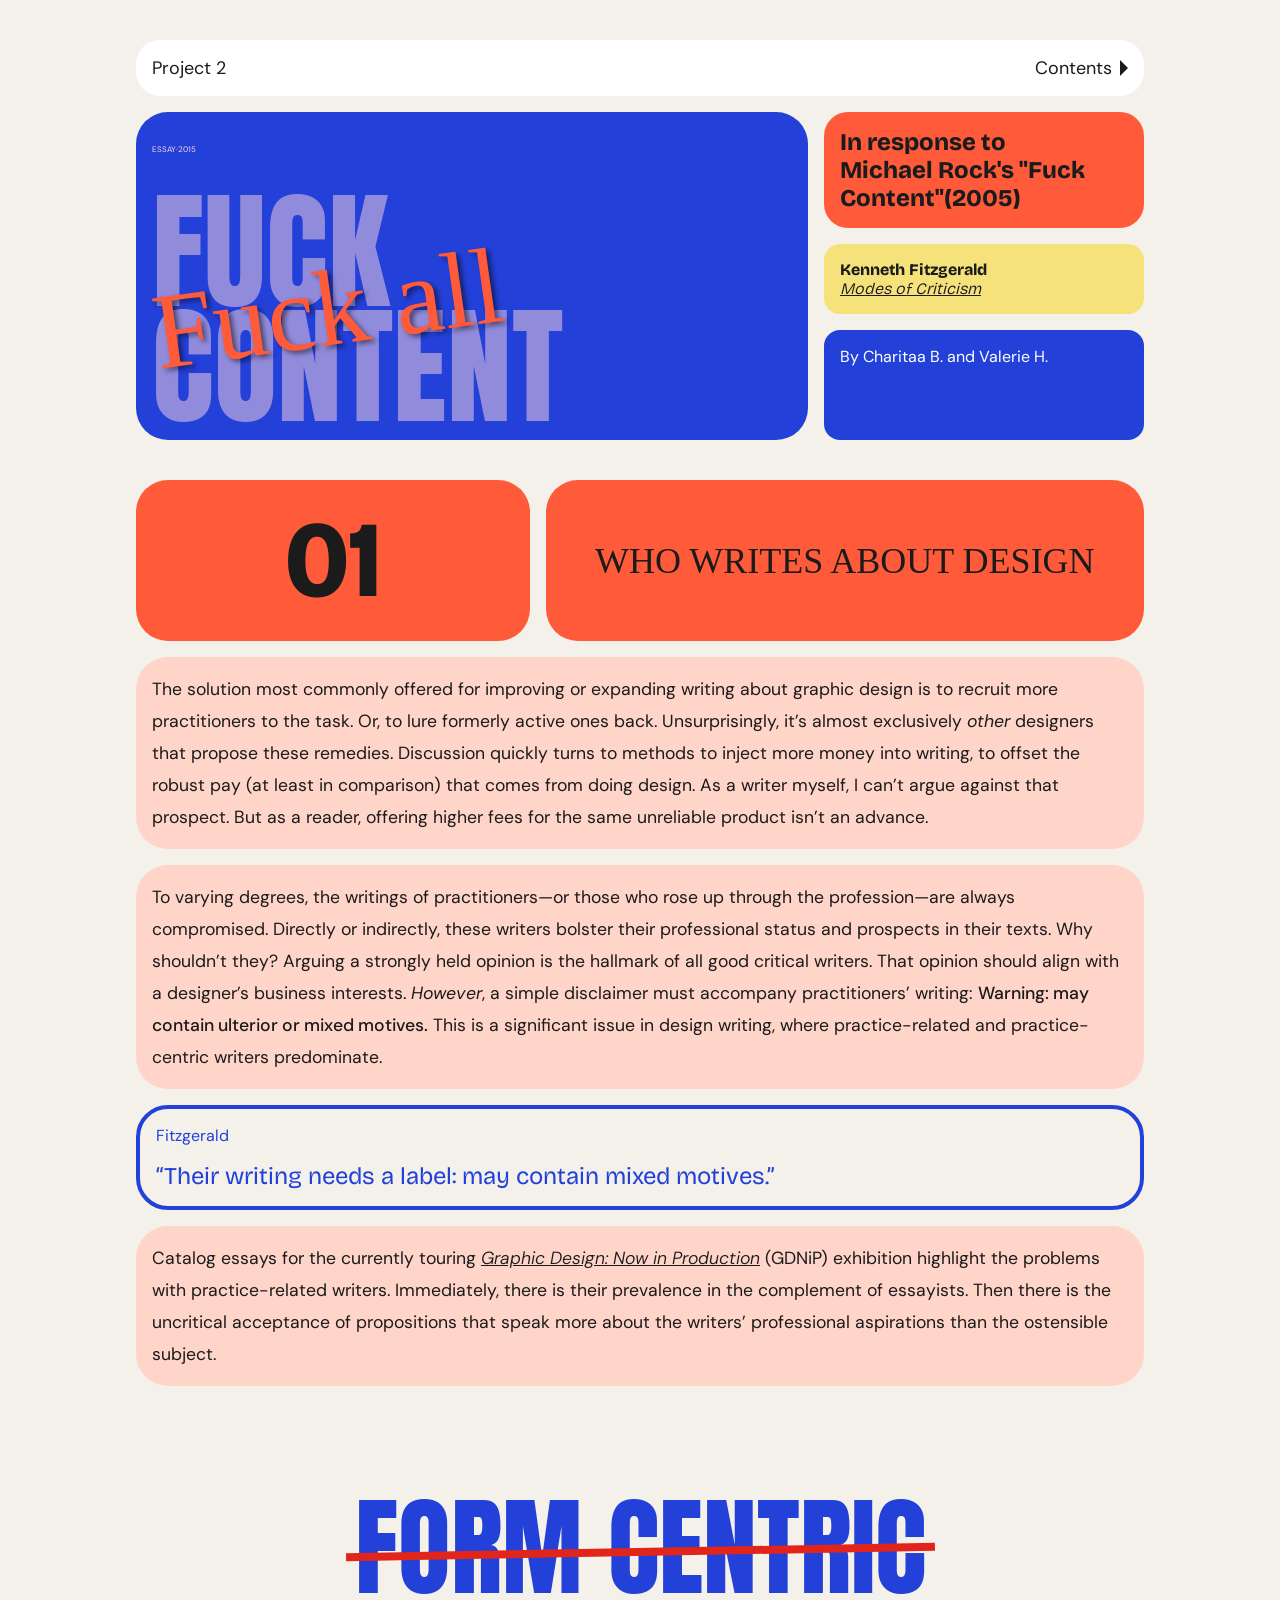
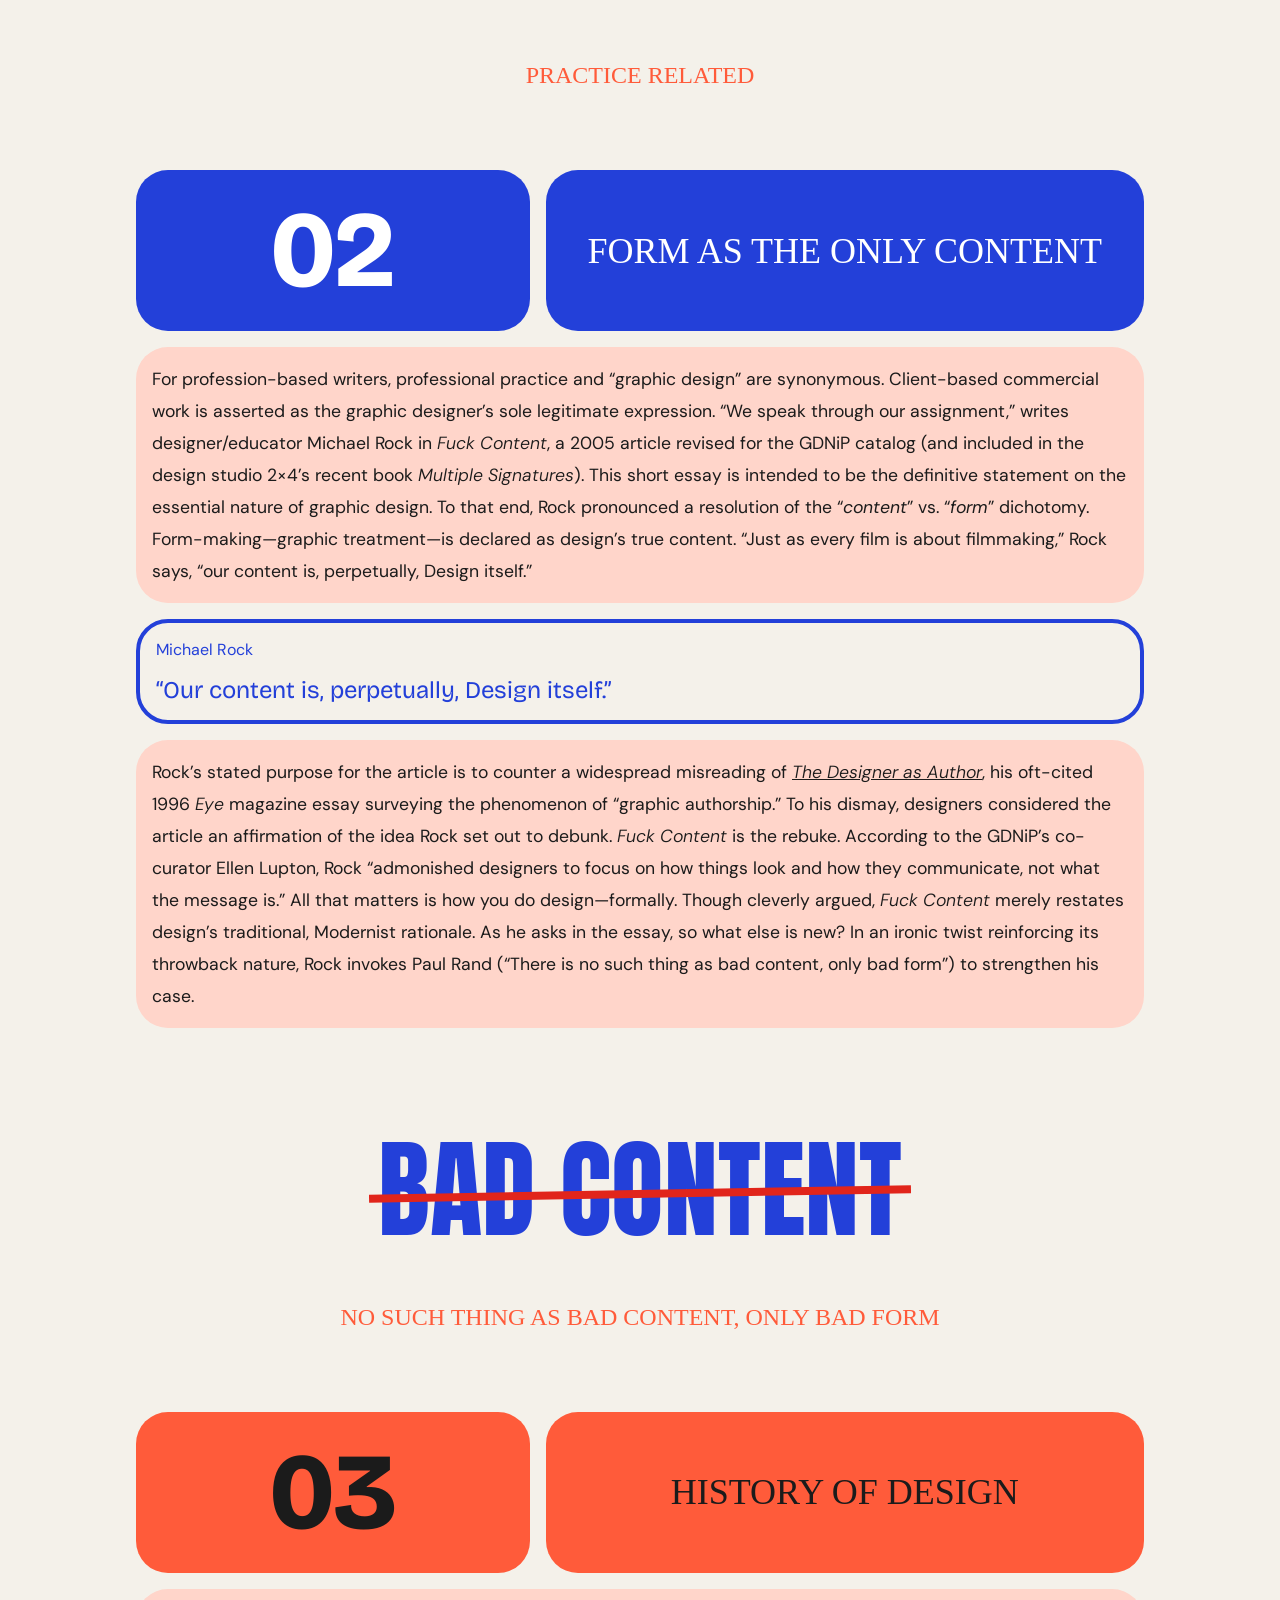
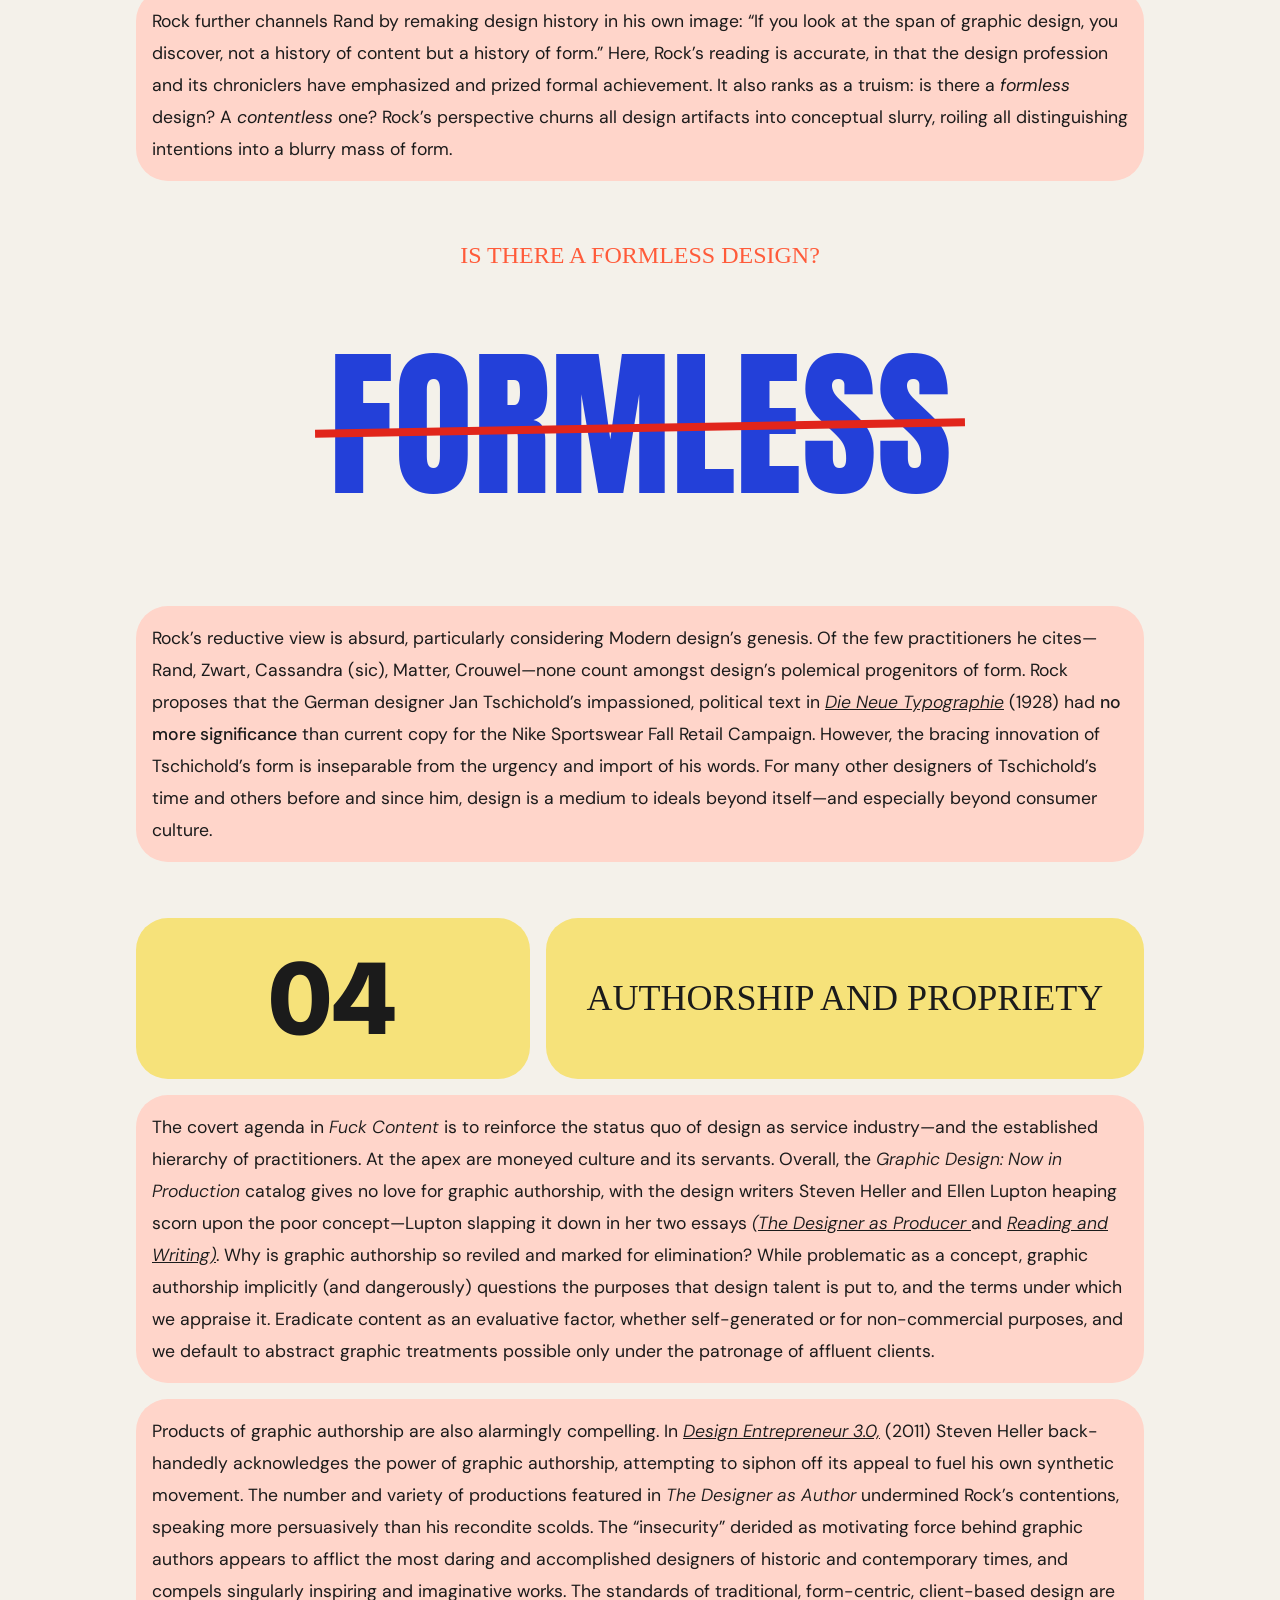
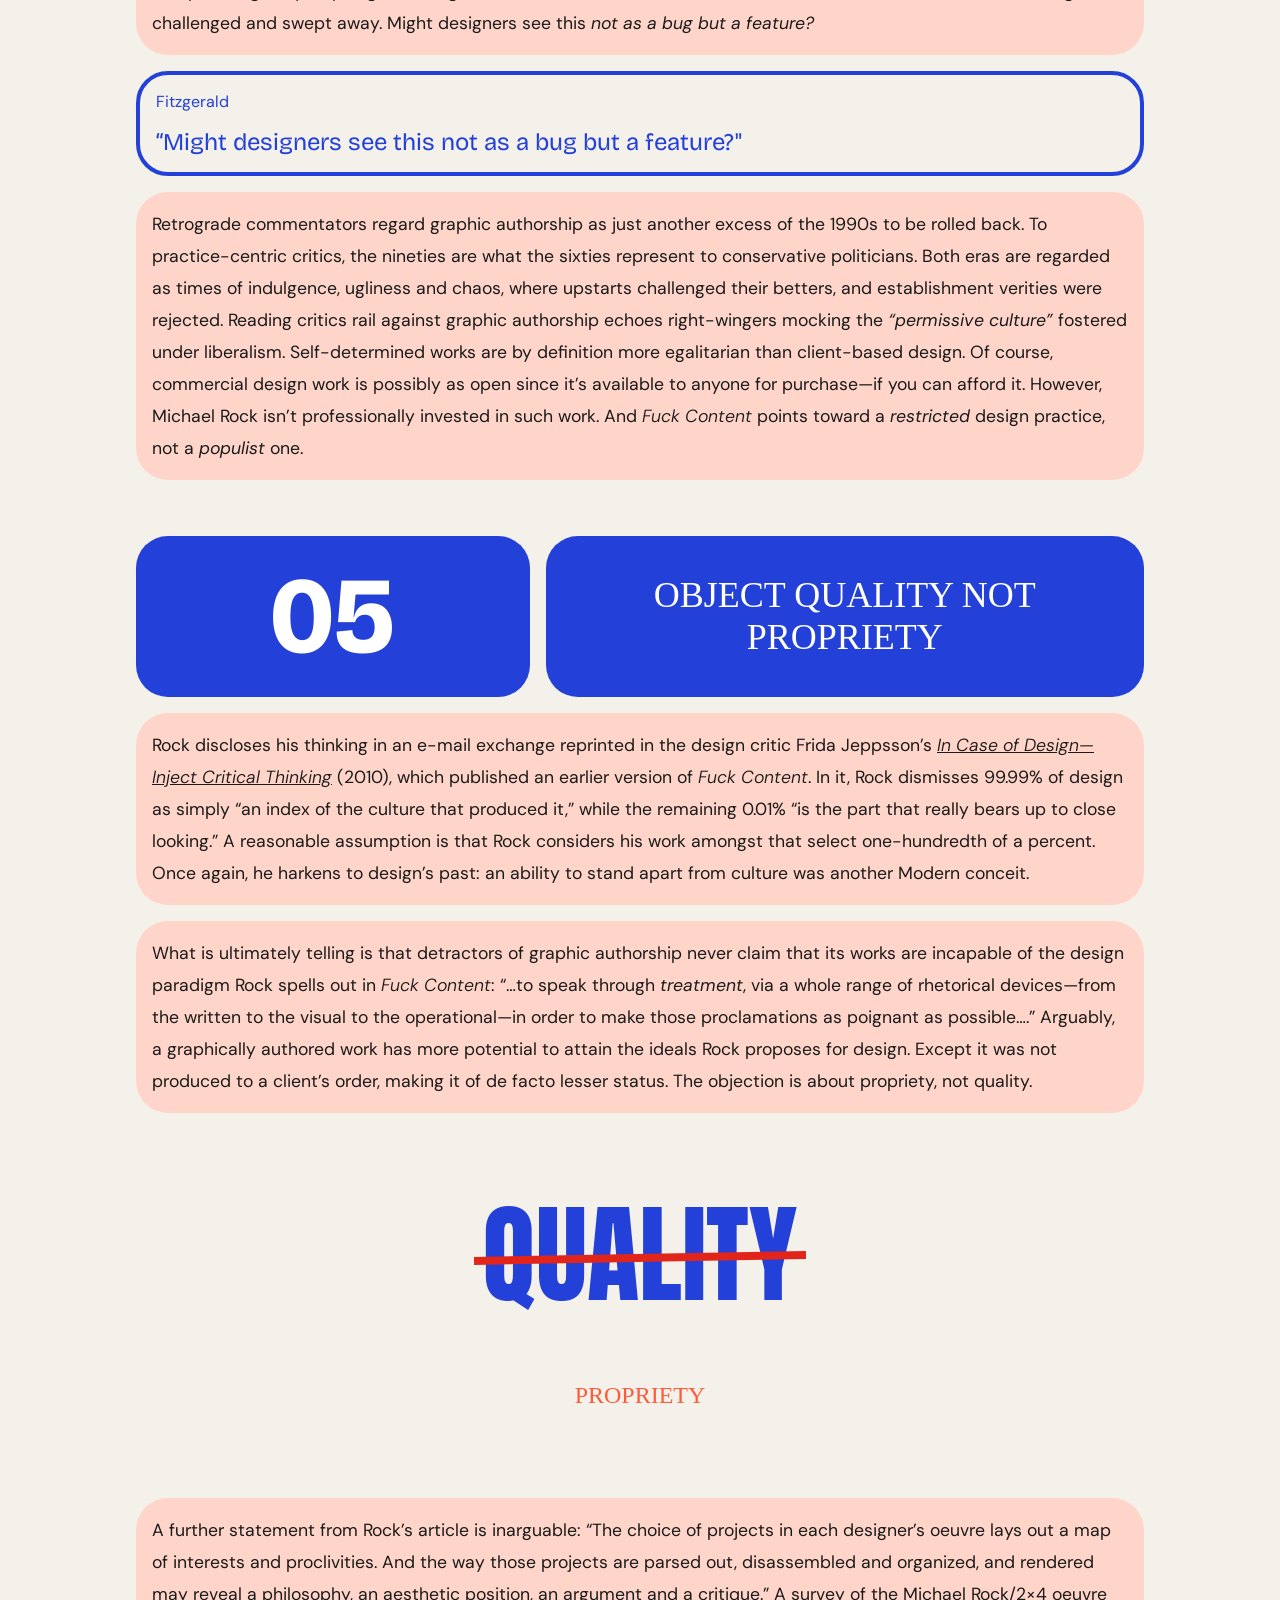
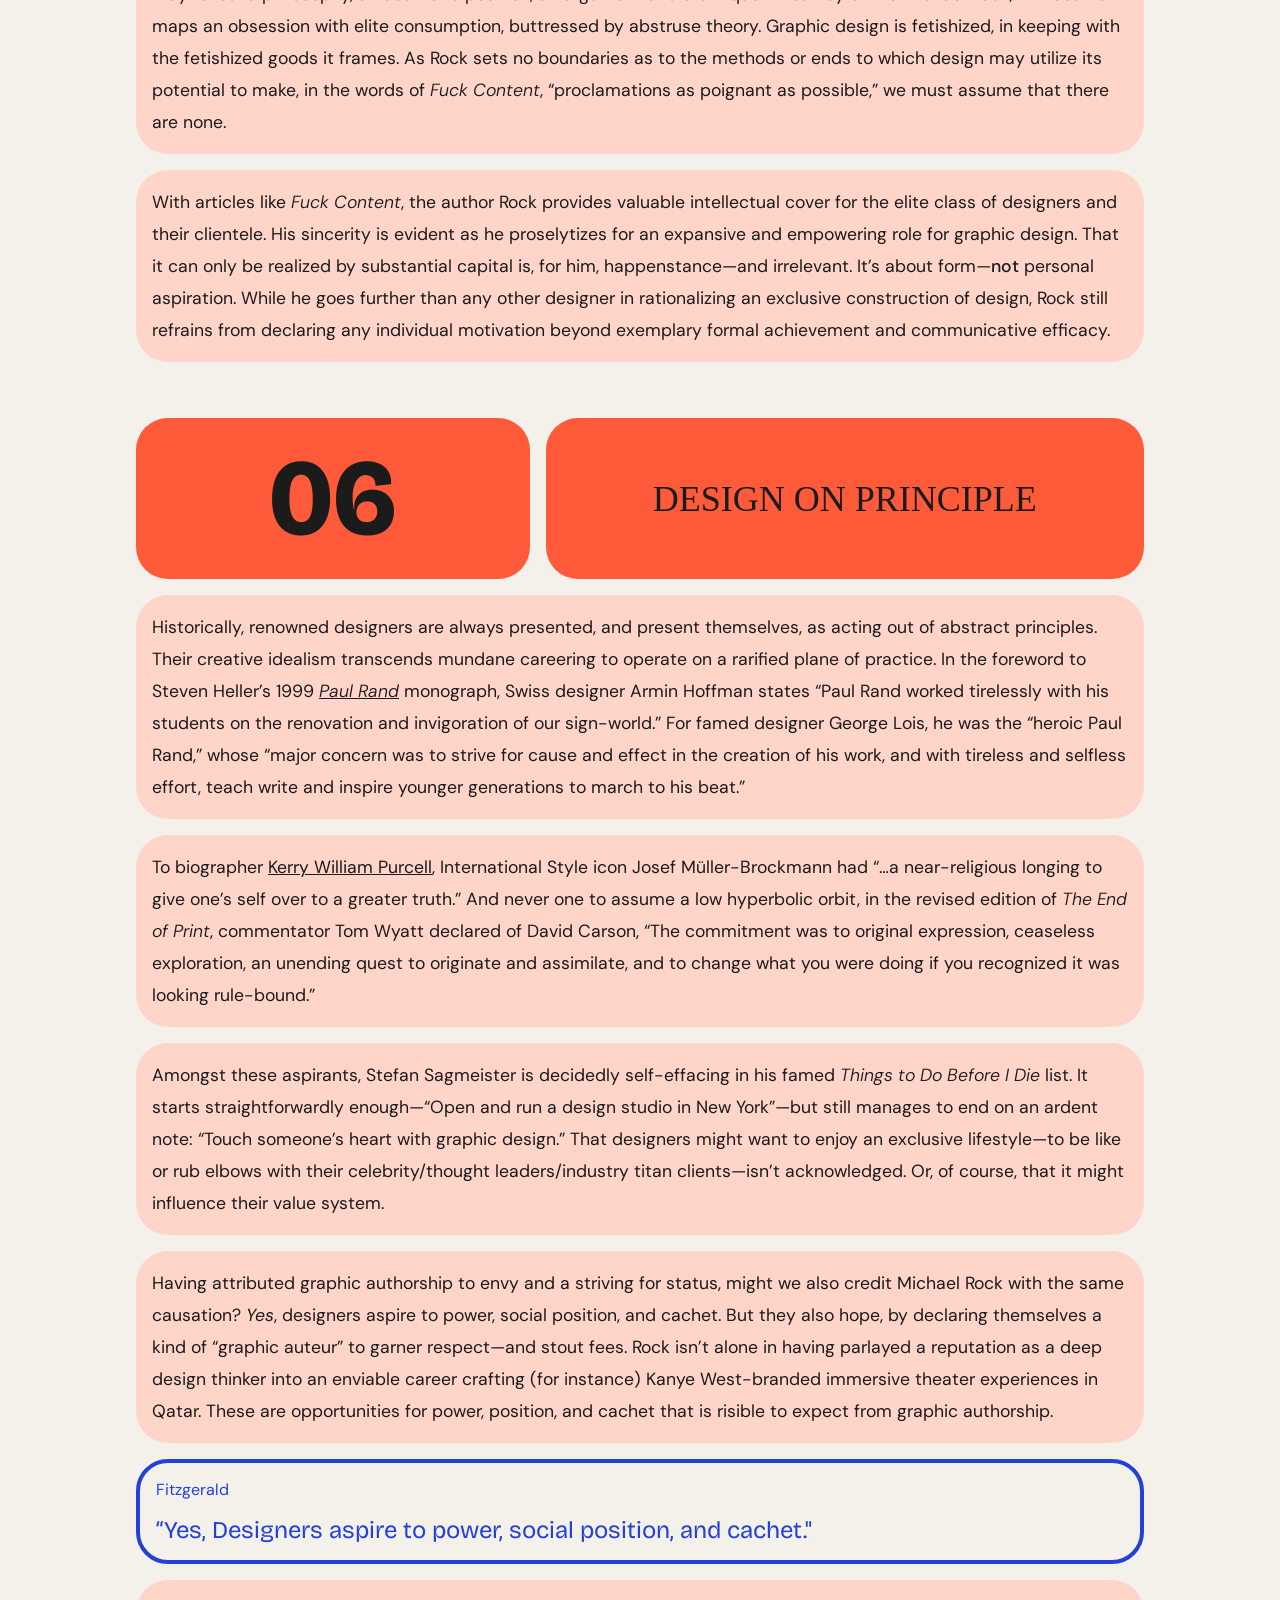
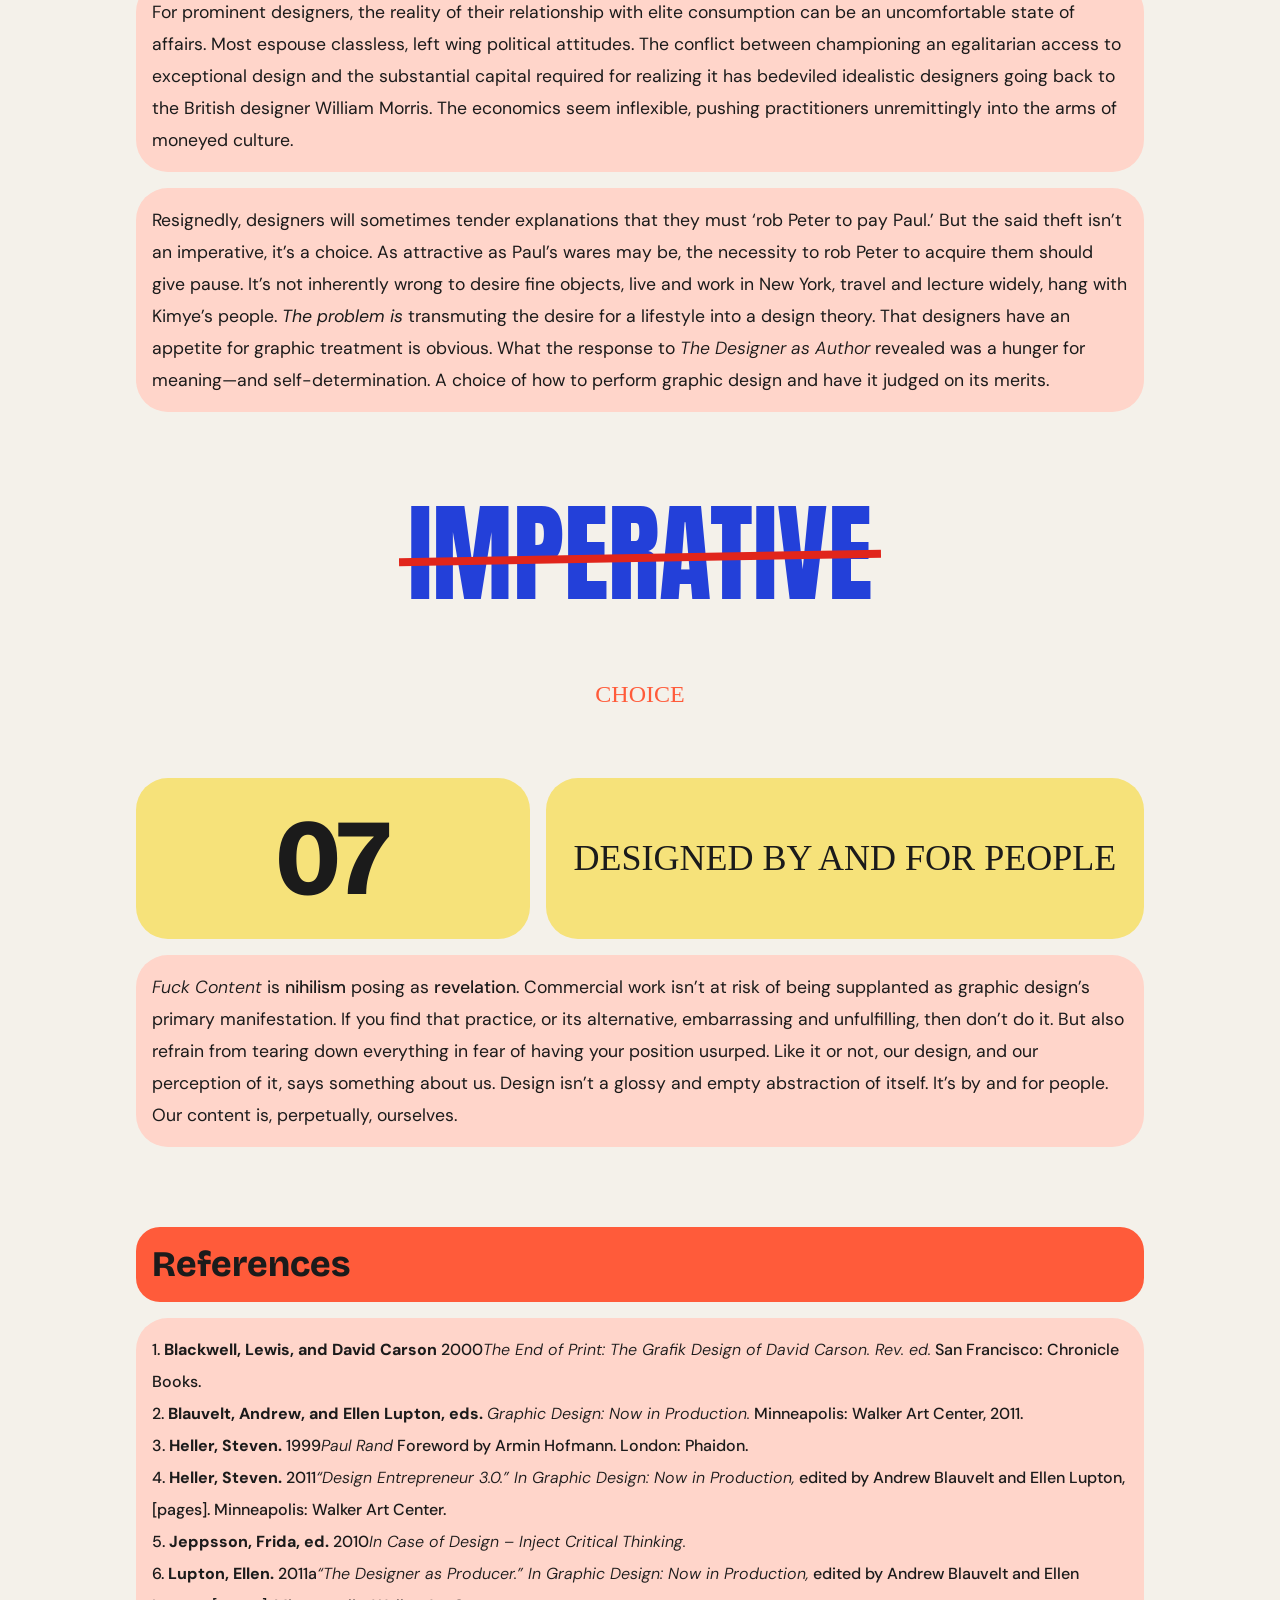
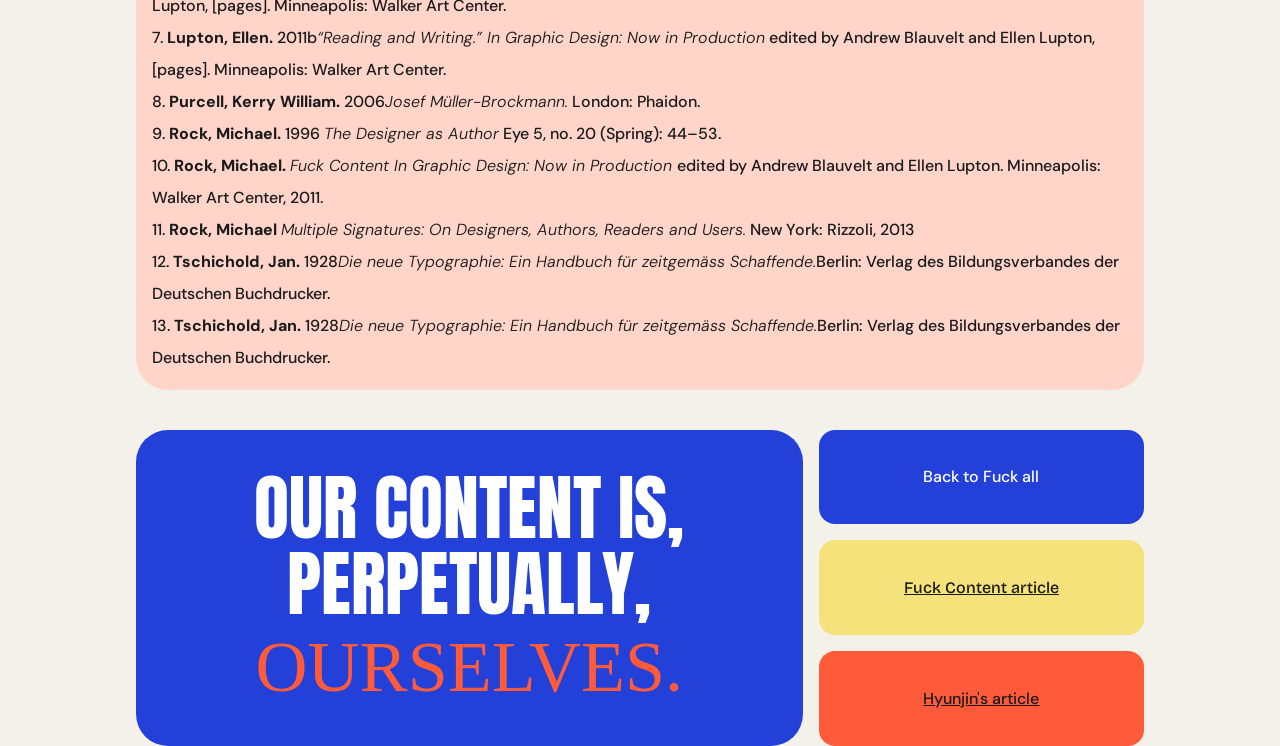
<file: index.html>
<!doctype html>
<html lang="en">
	<head>
		<meta name="viewport" content="width=device-width, initial-scale=1">
		<title>Spread</title>
		<link href="reset.css" rel="stylesheet">
		<link href="style.css" rel="stylesheet">
		<link rel="preconnect" href="https://fonts.googleapis.com">
		<link rel="preconnect" href="https://fonts.gstatic.com" crossorigin>
		<link href="https://fonts.googleapis.com/css2?family=Anton&family=Architects+Daughter&family=Bricolage+Grotesque:opsz,wght@12..96,200..800&family=DM+Sans:ital,opsz,wght@0,9..40,100..1000;1,9..40,100..1000&family=Fjalla+One&family=Kalam:wght@300;400;700&family=Lora:ital,wght@0,400..700;1,400..700&family=Merriweather:ital,opsz,wght@0,18..144,300..900;1,18..144,300..900&family=Montserrat:ital,wght@0,100..900;1,100..900&family=Oswald:wght@200..700&family=Permanent+Marker&family=Playwrite+CU+Guides&family=Raleway:ital,wght@0,100..900;1,100..900&family=Roboto+Condensed:ital,wght@0,100..900;1,100..900&family=Roboto:ital,wght@0,100..900;1,100..900&display=swap" rel="stylesheet">
	</head>
	<body>

		<nav>
			<details>
				<!-- Summary is an always visible and clickable tag that hides everything inside till its been clicked -->
				<!-- project 2 is also clickable. How can we show them in the same row without both being clickable? -->
				<summary>
					<span>Project 2</span>
					<span class="contentslabel">Contents <span class="triangle"></span></span>
				</summary>
				<ol class="tableofcontents">
					<li><a href="#introduction">01. Introduction</a></li>
					<li><a href="#form">02. Form</a></li>
					<li><a href="#content">03. Content</a></li>
					<li><a href="#authorship">04. Authorship</a></li>
					<li><a href="#propriety">05. Propriety</a></li>
					<li><a href="#principles">06. Principles</a></li>
					<li><a href="#conclusion">07. Conclusion</a></li>
				</ol>
			</details>
		</nav>

		<main>
			<header>
				<hgroup class="titleblock">
					<p class="titlelabel">Essay·2015</p>
					<h1>Fuck all</h1>
					<p class="titleback">fuck content</p>
				</hgroup>

				<div class="titlecards">
					<div class="response">
						<p>In response to</p>
						<p>Michael Rock's "Fuck Content"<time datetime="2005">(2005)</time></p>
					</div>

					<div class="authorheading">
						<p>Kenneth Fitzgerald</p>
						<p><a href="https://modesofcriticism.org/category/articles/"><cite>Modes of Criticism</cite></a></p>
					</div>

					<div class="codedby">
						<p>By Charitaa B. and Valerie H.</p>
					</div>
				</div>
			</header>

			<article>
				<section class="essay-subsection orange-header" id="introduction">
					<div class="essay-header">
						<span class="essay-number">01</span>
						<h2 class="essay-subheading">Who writes about design</h2>
					</div>

					<p>The solution most commonly offered for improving or expanding writing about graphic design is to recruit more practitioners to the task. Or, to lure formerly active ones back. Unsurprisingly, it’s almost exclusively <em>other</em> designers that propose these remedies. Discussion quickly turns to methods to inject more money into writing, to offset the robust pay (at least in comparison) that comes from doing design. As a writer myself, I can’t argue against that prospect. But as a reader, offering higher fees for the same unreliable product isn’t an advance.</p>
					<p>To varying degrees, the writings of practitioners—or those who rose up through the profession—are always compromised. Directly or indirectly, these writers bolster their professional status and prospects in their texts. Why shouldn’t they? Arguing a strongly held opinion is the hallmark of all good critical writers. That opinion should align with a designer’s business interests. <em>However</em>, a simple disclaimer must accompany practitioners’ writing: <strong>Warning: may contain ulterior or mixed motives.</strong> This is a significant issue in design writing, where practice-related and practice-centric writers predominate.</p>
					<aside class="pullquote" id="warning">
						<p class="author">Fitzgerald</p>
						<blockquote>“Their writing needs a label: may contain mixed motives.”</blockquote>
					</aside>
					<p>Catalog essays for the currently touring <a href="https://www.walkerart.org/whats-on/graphic-design-now-in-production/"><cite>Graphic Design: Now in Production</cite></a> (GDNiP) exhibition highlight the problems with practice-related writers. Immediately, there is their prevalence in the complement of essayists. Then there is the uncritical acceptance of propositions that speak more about the writers’ professional aspirations than the ostensible subject.</p>
				</section>

				<section class="strikeblock strikeblock--long-ins">
					<p><del>Form Centric</del></p>
					<p><ins>Practice Related</ins></p>
				</section>

				<section class="essay-subsection blue-header" id="form">
					<div class="essay-header">
						<span class="essay-number">02</span>
						<h2 class="essay-subheading">Form as the only content</h2>
					</div>
					<p>For profession-based writers, professional practice and “graphic design” are synonymous. Client-based commercial work is asserted as the graphic designer’s sole legitimate expression. <q>We speak through our assignment,</q> writes designer/educator Michael Rock in <cite>Fuck Content</cite>, a 2005 article revised for the GDNiP catalog (and included in the design studio 2×4’s recent book <cite>Multiple Signatures</cite>). This short essay is intended to be the definitive statement on the essential nature of graphic design. To that end, Rock pronounced a resolution of the “<em>content</em>” vs. “<em>form</em>” dichotomy. Form-making—graphic treatment—is declared as design’s true content. <q>Just as every film is about filmmaking,</q> Rock says, <q>our content is, perpetually, Design itself.</q></p>

					<aside class="pullquote">
						<p class="author">Michael Rock</p>
						<blockquote>“Our content is, perpetually, Design itself.”</blockquote>
					</aside>

					<p>Rock’s stated purpose for the article is to counter a widespread misreading of <a href="https://www.eyemagazine.com/feature/article/the-designer-as-author"><cite>The Designer as Author</cite></a>, his oft-cited 1996 <cite>Eye</cite> magazine essay surveying the phenomenon of “graphic authorship.” To his dismay, designers considered the article an affirmation of the idea Rock set out to debunk. <cite>Fuck Content</cite> is the rebuke. According to the GDNiP’s co-curator Ellen Lupton, Rock <q>admonished designers to focus on how things look and how they communicate, not what the message is.</q> All that matters is how you do design—formally. Though cleverly argued, <cite>Fuck Content</cite> merely restates design’s traditional, Modernist rationale. As he asks in the essay, so what else is new? In an ironic twist reinforcing its throwback nature, Rock invokes Paul Rand (<q>There is no such thing as bad content, only bad form</q>) to strengthen his case.</p>
				</section>

				<section class="strikeblock strikeblock--long-ins">
					<p><del>Bad Content</del></p>
					<p><ins>No such thing as bad content, only bad form</ins></p>
				</section>

				<section class="essay-subsection orange-header" id="content">
					<div class="essay-header">
						<span class="essay-number">03</span>
						<h2 class="essay-subheading">History of Design</h2>
					</div>
					<p>Rock further channels Rand by remaking design history in his own image: <q>If you look at the span of graphic design, you discover, not a history of content but a history of form.</q> Here, Rock’s reading is accurate, in that the design profession and its chroniclers have emphasized and prized formal achievement. It also ranks as a truism: is there a <em>formless</em> design? A <em>contentless</em> one? Rock’s perspective churns all design artifacts into conceptual slurry, roiling all distinguishing intentions into a blurry mass of form.</p>

				<section class="strikeblock strikeblock--one-word strikeblock--long-ins">
						<p><ins>Is there a formless design?</ins></p>
						<p><del>Formless</del></p>
					</section>

					<p>Rock’s reductive view is absurd, particularly considering Modern design’s genesis. Of the few practitioners he cites—Rand, Zwart, Cassandra (sic), Matter, Crouwel—none count amongst design’s polemical progenitors of form. Rock proposes that the German designer Jan Tschichold’s impassioned, political text in <a href="https://www.are.na/block/2728191"><cite>Die Neue Typographie</cite></a> (1928) had <strong>no more significance</strong> than current copy for the Nike Sportswear Fall Retail Campaign. However, the bracing innovation of Tschichold’s form is inseparable from the urgency and import of his words. For many other designers of Tschichold’s time and others before and since him, design is a medium to ideals beyond itself—and especially beyond consumer culture.</p>
				</section>

				<section class="essay-subsection yellow-header" id="authorship">
					<div class="essay-header">
  						<span class="essay-number">04</span>
    					<h2 class="essay-subheading">Authorship and propriety</h2>
  					</div>
					<p>The covert agenda in <cite>Fuck Content</cite> is to reinforce the status quo of design as service industry—and the established hierarchy of practitioners. At the apex are moneyed culture and its servants. Overall, the<cite> Graphic Design: Now in Production</cite> catalog gives no love for graphic authorship, with the design writers Steven Heller and Ellen Lupton heaping scorn upon the poor concept—Lupton slapping it down in her two essays <a href="https://elupton.com/"><cite>(The Designer as Producer </cite></a> and <a href="https://advdesign2014.wordpress.com/wp-content/uploads/2014/10/reading-writing-lupton.pdf"><cite>Reading and Writing)</cite></a>. Why is graphic authorship so reviled and marked for elimination? While problematic as a concept, graphic authorship implicitly (and dangerously) questions the purposes that design talent is put to, and the terms under which we appraise it. Eradicate content as an evaluative factor, whether self-generated or for non-commercial purposes, and we default to abstract graphic treatments possible only under the patronage of affluent clients.</p>

					<p>Products of graphic authorship are also alarmingly compelling. In <a href="https://cfp13.johncaserta.info/uploads/heller.pdf"><cite>Design Entrepreneur 3.0,</cite></a> (2011) Steven Heller back-handedly acknowledges the power of graphic authorship, attempting to siphon off its appeal to fuel his own synthetic movement. The number and variety of productions featured in <cite>The Designer as Author</cite> undermined Rock’s contentions, speaking more persuasively than his recondite scolds. The “insecurity” derided as motivating force behind graphic authors appears to afflict the most daring and accomplished designers of historic and contemporary times, and compels singularly inspiring and imaginative works. The standards of traditional, form-centric, client-based design are challenged and swept away. Might designers see this <em>not as a bug but a feature?</em></p>


					<aside class="pullquote">
						<p class="author">Fitzgerald</p>
						<blockquote>“Might designers see this not as a bug but a feature?"</blockquote>
					</aside>

					<p>Retrograde commentators regard graphic authorship as just another excess of the 1990s to be rolled back. To practice-centric critics, the nineties are what the sixties represent to conservative politicians. Both eras are regarded as times of indulgence, ugliness and chaos, where upstarts challenged their betters, and establishment verities were rejected. Reading critics rail against graphic authorship echoes right-wingers mocking the <em>“permissive culture”</em> fostered under liberalism. Self-determined works are by definition more egalitarian than client-based design. Of course, commercial design work is possibly as open since it’s available to anyone for purchase—if you can afford it. However, Michael Rock isn’t professionally invested in such work. And <cite>Fuck Content</cite> points toward a <em>restricted</em> design practice, not a <em>populist</em> one.</p>
				</section>

				<section class="essay-subsection blue-header" id="propriety">
					<div class="essay-header">
						<span class="essay-number">05</span>
						<h2 class="essay-subheading">Object quality not propriety</h2>
					</div>
					<p>Rock discloses his thinking in an e-mail exchange reprinted in the design critic Frida Jeppsson’s <a href="https://www.fridajeppsson.se/index.php?/ongoing/content/"><cite>In Case of Design—Inject Critical Thinking</cite></a> (2010), which published an earlier version of <cite>Fuck Content</cite>. In it, Rock dismisses 99.99% of design as simply <q>an index of the culture that produced it,</q> while the remaining 0.01% <q>is the part that really bears up to close looking.</q> A reasonable assumption is that Rock considers his work amongst that select one-hundredth of a percent. Once again, he harkens to design’s past: an ability to stand apart from culture was another Modern conceit.</p>
					<p>What is ultimately telling is that detractors of graphic authorship never claim that its works are incapable of the design paradigm Rock spells out in <cite>Fuck Content</cite>: <q>…to speak through <em>treatment</em>, via a whole range of rhetorical devices—from the written to the visual to the operational—in order to make those proclamations as poignant as possible….</q> Arguably, a graphically authored work has more potential to attain the ideals Rock proposes for design. Except it was not produced to a client’s order, making it of de facto lesser status. The objection is about propriety, not quality.</p>

				<section class="strikeblock">
					<p><del>Quality</del></p>
					<p><ins>Propriety</ins></p></section>

					<p>A further statement from Rock’s article is inarguable: <q>The choice of projects in each designer’s oeuvre lays out a map of interests and proclivities. And the way those projects are parsed out, disassembled and organized, and rendered may reveal a philosophy, an aesthetic position, an argument and a critique.</q> A survey of the Michael Rock/2×4 oeuvre maps an obsession with elite consumption, buttressed by abstruse theory. Graphic design is fetishized, in keeping with the fetishized goods it frames. As Rock sets no boundaries as to the methods or ends to which design may utilize its potential to make, in the words of <cite>Fuck Content</cite>, <q>proclamations as poignant as possible,</q> we must assume that there are none.</p>
					<p>With articles like <cite>Fuck Content</cite>, the author Rock provides valuable intellectual cover for the elite class of designers and their clientele. His sincerity is evident as he proselytizes for an expansive and empowering role for graphic design. That it can only be realized by substantial capital is, for him, happenstance—and irrelevant. It’s about form—<strong>not</strong> personal aspiration. While he goes further than any other designer in rationalizing an exclusive construction of design, Rock still refrains from declaring any individual motivation beyond exemplary formal achievement and communicative efficacy.</p>


				</section>

				<section class="essay-subsection orange-header" id="principles">
					<div class="essay-header">
						<span class="essay-number">06</span>
						<h2 class="essay-subheading">Design on Principle</h2>
					</div>
					<p>Historically, renowned designers are always presented, and present themselves, as acting out of abstract principles. Their creative idealism transcends mundane careering to operate on a rarified plane of practice. In the foreword to Steven Heller’s 1999 <a href="https://paul-rand.com/foundation/books_hellerRand/#.V0NOPCMrKi4"><cite>Paul Rand</cite></a> monograph, Swiss designer Armin Hoffman states <q>Paul Rand worked tirelessly with his students on the renovation and invigoration of our sign-world.</q> For famed designer George Lois, he was the <q>heroic Paul Rand,</q> whose <q>major concern was to strive for cause and effect in the creation of his work, and with tireless and selfless effort, teach write and inspire younger generations to march to his beat.</q></p>
					<p>To biographer <a href="https://de.phaidon.com/store/design/josef-muller-brockmann-9780714843490/">Kerry William Purcell</a>, International Style icon Josef Müller-Brockmann had <q>…a near-religious longing to give one’s self over to a greater truth.</q> And never one to assume a low hyperbolic orbit, in the revised edition of <cite>The End of Print</cite>, commentator Tom Wyatt declared of David Carson, <q>The commitment was to original expression, ceaseless exploration, an unending quest to originate and assimilate, and to change what you were doing if you recognized it was looking rule-bound.</q></p>
					<p>Amongst these aspirants, Stefan Sagmeister is decidedly self-effacing in his famed <cite>Things to Do Before I Die</cite> list. It starts straightforwardly enough—<q>Open and run a design studio in New York</q>—but still manages to end on an ardent note: <q>Touch someone’s heart with graphic design.</q> That designers might want to enjoy an exclusive lifestyle—to be like or rub elbows with their celebrity/thought leaders/industry titan clients—isn’t acknowledged. Or, of course, that it might influence their value system.</p>
					<p>Having attributed graphic authorship to envy and a striving for status, might we also credit Michael Rock with the same causation? <em>Yes</em>, designers aspire to power, social position, and cachet. But they also hope, by declaring themselves a kind of “graphic auteur” to garner respect—and stout fees. Rock isn’t alone in having parlayed a reputation as a deep design thinker into an enviable career crafting (for instance) Kanye West-branded immersive theater experiences in Qatar. These are opportunities for power, position, and cachet that is risible to expect from graphic authorship.</p>

					<aside class="pullquote">
						<p class="author">Fitzgerald</p>
						<blockquote>“Yes, Designers aspire to power, social position, and cachet."</blockquote>
					</aside>

					<p>For prominent designers, the reality of their relationship with elite consumption can be an uncomfortable state of affairs. Most espouse classless, left wing political attitudes. The conflict between championing an egalitarian access to exceptional design and the substantial capital required for realizing it has bedeviled idealistic designers going back to the British designer William Morris. The economics seem inflexible, pushing practitioners unremittingly into the arms of moneyed culture.</p>
					<p>Resignedly, designers will sometimes tender explanations that they must <mark>‘rob Peter to pay Paul.’</mark> But the said theft isn’t an imperative, it’s a choice. As attractive as Paul’s wares may be, the necessity to rob Peter to acquire them should give pause. It’s not inherently wrong to desire fine objects, live and work in New York, travel and lecture widely, hang with Kimye’s people. <em>The problem is</em> transmuting the desire for a lifestyle into a design theory. That designers have an appetite for graphic treatment is obvious. What the response to <cite>The Designer as Author</cite> revealed was a hunger for meaning—and self-determination. A choice of how to perform graphic design and have it judged on its merits.</p>

				<section class="strikeblock">
						<p><del>Imperative</del></p>
						<p><ins>Choice</ins></p>
					</section>
				</section>

				<section class="essay-subsection conclusion yellow-header" id="conclusion">
					<div class="essay-header">
						<span class="essay-number">07</span>
						<h2 class="essay-subheading">Designed by and for people</h2>
					</div>
					<p><cite>Fuck Content</cite> is <strong>nihilism</strong> posing as <strong>revelation</strong>. Commercial work isn’t at risk of being supplanted as graphic design’s primary manifestation. If you find that practice, or its alternative, embarrassing and unfulfilling, then don’t do it. But also refrain from tearing down everything in fear of having your position usurped. Like it or not, our design, and our perception of it, says something about us. Design isn’t a glossy and empty abstraction of itself. It’s by and for people. Our content is, perpetually, ourselves.</p>
				</section>
			</article>

			<footer>
				<h3>References</h3>
				<ol class="reference-list">
					<li class="reference">
						<span class="author">Blackwell, Lewis, and David Carson</span>
						2000<cite>The End of Print: The Grafik Design of David Carson. Rev. ed.</cite> San Francisco: Chronicle Books.
					</li>
					<li class="reference">
						<span class="author">Blauvelt, Andrew, and Ellen Lupton, eds.</span>
						<cite>Graphic Design: Now in Production.</cite> Minneapolis: Walker Art Center, 2011.
					</li>
					<li class="reference">
						<span class="author">Heller, Steven.</span>
						1999<cite>Paul Rand</cite> Foreword by Armin Hofmann. London: Phaidon.
					</li>
					<li class="reference">
						<span class="author">Heller, Steven.</span>
						2011<cite>“Design Entrepreneur 3.0.” In Graphic Design: Now in Production,</cite> edited by Andrew Blauvelt and Ellen Lupton, [pages]. Minneapolis: Walker Art Center.
					</li>
					<li class="reference">
						<span class="author">Jeppsson, Frida, ed.</span>
						2010<cite>In Case of Design – Inject Critical Thinking.</cite>
					</li>
					<li class="reference">
						<span class="author">Lupton, Ellen.</span>
						2011a<cite>“The Designer as Producer.” In Graphic Design: Now in Production,</cite> edited by Andrew Blauvelt and Ellen Lupton, [pages]. Minneapolis: Walker Art Center.
					</li>
					<li class="reference">
						<span class="author">Lupton, Ellen.</span>
						2011b<cite>“Reading and Writing.” In Graphic Design: Now in Production</cite> edited by Andrew Blauvelt and Ellen Lupton, [pages]. Minneapolis: Walker Art Center.
					</li>
					<li class="reference">
						<span class="author">Purcell, Kerry William.</span>
						2006<cite>Josef Müller-Brockmann.</cite> London: Phaidon.
					</li>
					<li class="reference">
						<span class="author">Rock, Michael.</span>
						1996 <cite>The Designer as Author</cite> Eye 5, no. 20 (Spring): 44–53.
					</li>
					<li class="reference">
						<span class="author">Rock, Michael.</span>
						<cite>Fuck Content In Graphic Design: Now in Production </cite> edited by Andrew Blauvelt and Ellen Lupton. Minneapolis: Walker Art Center, 2011.
					</li>
					<li class="reference">
						<span class="author">Rock, Michael</span>
						<cite>Multiple Signatures: On Designers, Authors, Readers and Users.</cite> New York: Rizzoli, 2013
					</li>
					<li class="reference">
						<span class="author">Tschichold, Jan.</span>
						1928<cite>Die neue Typographie: Ein Handbuch für zeitgemäss Schaffende.</cite>Berlin: Verlag des Bildungsverbandes der Deutschen Buchdrucker.
					</li>
					<li class="reference">
						<span class="author">Tschichold, Jan.</span>
						1928<cite>Die neue Typographie: Ein Handbuch für zeitgemäss Schaffende.</cite>Berlin: Verlag des Bildungsverbandes der Deutschen Buchdrucker.
					</li>
				</ol>

				<!-- Doublecheck if this section has been written correctly! -->
				<div class="endcards">
					<blockquote class="closing-quote">Our content is, perpetually, <span>ourselves.</span></blockquote>
					<a href="#" id="top">Back to Fuck all</a>
					<a href="https://2x4.org/ideas/2009/fuck-content/" class="related-link">Fuck Content article</a>
					<a href="https://kimh592.github.io/manuscript/" class="previous-website">Hyunjin's article</a>
				</div>
			</footer>
		</main>
	</body>

</html>
</file>
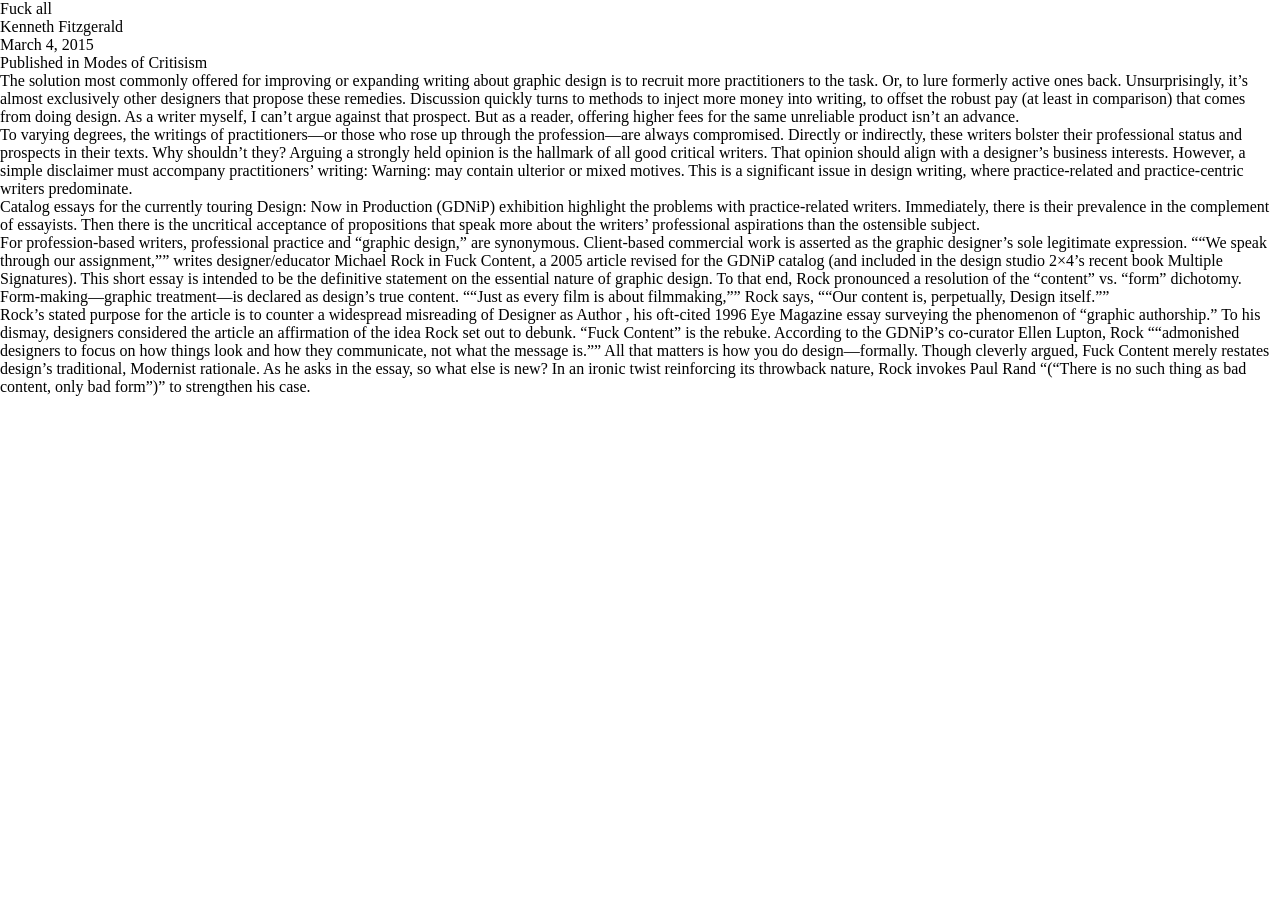
<file: indexl.html>
<html>
	<head>
		<title>Spread</title>
		<link href="reset.css" rel="stylesheet">
		<!-- Insert css style sheet here -->
	</head>

	<body>
		<article>
			<header>
				<h1>Fuck all</h1>
				<hgroup>
					<p>Kenneth Fitzgerald</p>
					<time datetime="March 4, 2015">March 4, 2015</time>
					<!-- Do we have to write it twice? Double check -->
					<P> Published in
						<cite>
							<a href="https://modesofcriticism.org/category/articles/"> Modes of Critisism </a>
						</cite>
					</P>
					<!-- Ask if this is the right way to nest "published in" section -->
				</hgroup>
			</header>

			<main>
				<section>
					<p>The solution most commonly offered for improving or expanding writing about graphic design is to recruit more practitioners to the task. Or, to lure formerly active ones back. Unsurprisingly, it’s almost exclusively <em>other</em> designers that propose these remedies. Discussion quickly turns to methods to inject more money into writing, to offset the robust pay (at least in comparison) that comes from doing design. As a writer myself, I can’t argue against that prospect. But as a reader, offering higher fees for the same unreliable product isn’t an advance.</p>
				</section>

				<section>
					<p>To varying degrees, the writings of practitioners—or those who rose up through the profession—are always compromised. Directly or indirectly, these writers bolster their professional status and prospects in their texts. Why shouldn’t they? Arguing a strongly held opinion is the hallmark of all good critical writers. That opinion should align with a designer’s business interests. <em>However</em>, a simple disclaimer must accompany practitioners’ writing: <strong>Warning: may contain ulterior or mixed motives.</strong> This is a significant issue in design writing, where practice-related and practice-centric writers predominate.</p>
				</section>

				<section>
					<p>Catalog essays for the currently touring <cite> <a href="https://www.walkerart.org/whats-on/graphic-design-now-in-production/">Design: Now in Production (GDNiP)</a> </cite> exhibition highlight the problems with practice-related writers. Immediately, there is their prevalence in the complement of essayists. Then there is the uncritical acceptance of propositions that speak more about the writers’ professional aspirations than the ostensible subject.</p>
				</section>

				<section>
					<p>For profession-based writers, professional practice and “graphic design,” are synonymous. Client-based commercial work is asserted as the graphic designer’s sole legitimate expression. <q>“We speak through our assignment,”</q> writes designer/educator Michael Rock in <cite>Fuck Content</cite>, a 2005 article revised for the GDNiP catalog (and included in the design studio 2×4’s recent book <cite>Multiple Signatures</cite>). This short essay is intended to be the definitive statement on the essential nature of graphic design. To that end, Rock pronounced a resolution of the <em>“content” vs. “form” dichotomy.</em> Form-making—graphic treatment—is declared as design’s true content. <q>“Just as every film is about filmmaking,”</q> Rock says, <q>“Our content is, perpetually, Design itself.”</q> </p>
				</section>

				<section>
					<p>Rock’s stated purpose for the article is to counter a widespread misreading of <a href="https://www.eyemagazine.com/feature/article/the-designer-as-author"> <Cite>Designer as Author</Cite> </a>, his oft-cited 1996 <cite>Eye Magazine</cite> essay surveying the phenomenon of “graphic authorship.” To his dismay, designers considered the article an affirmation of the idea Rock set out to debunk. <cite>“Fuck Content”</cite> is the rebuke. According to the GDNiP’s co-curator Ellen Lupton, Rock <q>“admonished designers to focus on how things look and how they communicate, not what the message is.”</q> All that matters is how you do design—formally. Though cleverly argued, <cite>Fuck Content</cite> merely restates design’s traditional, Modernist rationale. As he asks in the essay, so what else is new? In an ironic twist reinforcing its throwback nature, Rock invokes Paul Rand <q>(“There is no such thing as bad content, only bad form”)</q> to strengthen his case.</p>
				</section>
			</main>

		</article>
	</body>

</html>
</file>
<file: style.css>
:root {

--page-max-phone: 75rem;
--page-max-laptop: 65rem;

/* colours */
--background :rgb(244, 241, 234);
--text-background: rgb(255, 213, 202);
--primary-blue:rgb(35, 64, 217);
--primary-orange:rgb(255, 91, 58);
--primary-yellow:rgb(246, 226, 122);
--primary-pink:rgb(255, 214, 224);
--primary-black: rgb(27, 27, 27);
--primary-white: rgb(255, 255, 255);
--strike-red:rgb(225, 37, 27);

/* Typeface */
--heading-typeface:'Anton',sans-serif;
--primary-typeface:'DM Sans',sans-serif;
--secondary-typeface:'Bricolage Grotesque',sans-serif;
--metadata-typeface:var(--primary-typeface);
--accent-typeface:'Permanent Marker', cursive;

/* Textsizes */
--basetext:0.5rem;
--text-xtsml: calc(1.5*var(--basetext));
--text-sml: calc(2*var(--basetext));
--text-md: calc(1.5*var(--text-sml));
--text-lrg: calc(1.5*var(--text-md));
--text-xlrg: calc(2*var(--text-lrg));
--text-xxlrg: calc(1.5*var(--text-xlrg));

/* TextTypes */
--label-txt: var(--text-xtsml);
--body-txt: var(--text-sml);
--metadata-txt: var(--text-md);
--quotation-txt: var(--text-md);
--number-txt: var(--text-xlrg);
--subheading: var(--text-md);
--heading: var(--text-lrg);
--accent-body: var(--text-xlrg);
--accent-header: var(--text-xxlrg);

/* Weight */
--base-weight:100;
--thin-wt: calc(1.5*var(--base-weight));
--regular-wt: calc(1.5*var(--thin-wt));
--semibold-wt: calc(1.5*var(--regular-wt));
--bold-wt: calc(1.5*var(--semibold-wt));
--extrabold-wt: calc(1.5*var(--bold-wt));

/* Spacing */
--base-spacing: var(--basetext);
--paragraph-spacing:calc(2*var(--base-spacing));
--section-spacing: calc(2.5*var(--paragraph-spacing));
--content-indent: var(--paragraph-spacing);
--content-end: var(--content-indent);

/* leading */
--regular-leading: calc(2*var(--basetext));
--relaxed-leading: calc(2*var(--regular-leading));
--open-leading: calc(1.5*var(--relaxed-leading));
--loose-leading: calc(2*var(--relaxed-leading));
--extraloose-leading: calc(1.5*var(--loose-leading));

/* Radius */
--extrasmall-radius:1rem;
--small-radius:calc(1.5*var(--extrasmall-radius));
--medium-radius: calc(2*var(--extrasmall-radius));
}

body {
	background-color: var(--background);
	max-inline-size: var(--page-max-phone);
	margin-inline: auto;
	padding-inline: var(--content-indent);
	color: var(--primary-black);
	font-family: var(--primary-typeface);

	@media (width> 768px) {
		max-inline-size: var(--page-max-laptop);
	}
}

/* Top nav */
nav details {
	background-color: var(--primary-white);
	border-radius: var(--small-radius);
	margin-block-start: var(--section-spacing);
	margin-block-end: var(--paragraph-spacing);
	font-family: var(--primary-typeface);
	font-size: var(--label-txt);

	@media (width> 768px) {
		font-size: calc(1.5*var(--label-txt));
		&:hover {
			color: var(--primary-blue);
		}
	}
}

nav summary {
	display: flex;
	justify-content: space-between;
	/* If our fonts are the same size do we still need to align items? */
	/* align-items: center; */
	padding: var(--paragraph-spacing);
	/* List-style is to remove the triangle */
	/* list-style: none; */
}

ol.tableofcontents {
	padding: var(--paragraph-spacing);
}

.contentslabel {
	display: flex;
	align-items: center;
	gap: var(--basetext);
}

.triangle {
	width: 0;
	height: 0;
	transform: rotate(0deg);

	border-top-width:0.5rem ;
	border-top-style:solid ;
	border-top-color:transparent ;

	border-bottom-width: 0.5rem;
	border-bottom-style: solid;
	border-bottom-color: transparent;

	border-left-width: 0.5rem;
	border-left-style: solid;
	border-left-color: var(--primary-black);
}
nav details[open] .triangle {
	transform: rotate(90deg);
}

/* Main heading */
h1 {
	grid-column: 1;
	grid-row: 2;
	justify-self: start;
	align-self: center;
	z-index: 1;
	rotate: -8deg;
	color: var(--primary-orange);
	font-family: var(--accent-typeface);
	font-size: var(--accent-body);
	/* text-shadow: 2rem 0.5rem 0 var(--primary-black) 50%; */
	/* text-shadow: 0.2rem 0.1rem 0.3rem color-mix(in srgb, var(--primary-black) 50%, transparent); */
	text-shadow: 0.2rem 0.2rem 0.3rem rgb(0 0 0 / 50%);
	/* Couldnt write this any other way */

	@media (min-width: 768px) {
		font-size: calc(1.5*var(--accent-body));
	}
}

h3 {
	font-family: var(--secondary-typeface);
	font-size: var(--subheading);
	font-weight: var(--extrabold-wt);
	color: var(--primary-black);
	margin-block-start: calc(2*var(--section-spacing));
	margin-block-end: var(--paragraph-spacing);
	background-color: var(--primary-orange);
	border-radius: var(--small-radius);
	padding: var(--paragraph-spacing);

	@media (min-width: 768px) {
		font-size: var(--heading);
	}
}

a {
	text-decoration: underline;

	@media (min-width: 768px) {
		&:hover {
			color: var(--primary-blue);
		}
	}
}

ol {
	font-weight: var(--bold-wt);
	line-height: var(--relaxed-leading);
}

cite {
	font-style: italic;
	font-weight: var(--semibold-wt);
}

em {
	font-style: italic;
}

strong {
	font-weight: var(--bold-wt);
}

span.author {
	font-weight: var(--extrabold-wt);
}

li.reference {
	list-style-type: decimal;
	list-style-position:inside;
}

.reference-list {
	background-color: var(--text-background);
	border-radius: var(--medium-radius);
	padding: var(--paragraph-spacing);
	/* list-style-position: inside; */
}

/* Header and Metadata */
header {
	@media (min-width: 768px) {
		display: flex;
		gap: var(--paragraph-spacing);
	}
}

.titleblock {
	background-color: var(--primary-blue);
	border-radius: var(--medium-radius);
	display: grid;
	/* justify-content: align; */
	grid-template-columns: 1fr;
	padding: var(--paragraph-spacing);
	/* margin-block-end: var(--paragraph-spacing); */
	/* This was adding a space below the titleblock */
	margin-block-end: 0;
}

.titlelabel {
	color: var(--primary-pink);
	text-transform: uppercase;
	font-size: var(--basetext);
	margin-block-start: var(--paragraph-spacing);
	margin-block-end: var(--section-spacing);
}

.titleback {
	grid-column: 1;
	grid-row: 2;
	opacity: 0.5;
	color: var(--primary-pink);
	text-transform: uppercase;
	font-size: var(--accent-header);
	font-family: var(--heading-typeface);
	line-height: 1.1em;

	@media (min-width: 768px) {
		font-size: calc(1.2*var(--accent-header));
		line-height: calc(1.2*var(--extraloose-leading));
	}
}

.titlecards {
	display: grid;
	grid-template-columns: 1fr 1fr;
	gap: var(--paragraph-spacing);
	margin-block-start:var(--paragraph-spacing);

	@media (min-width: 768px) {
		display: flex;
		flex-direction: column;
		flex-grow: 1;
		flex-basis: 0;
		margin-block-start: 0;
		/* this is where i learned about how to make the cards the right width: https://developer.mozilla.org/en-US/docs/Web/CSS/Reference/Properties/flex-basis */
	}

	> div {
		padding: var(--paragraph-spacing);
		align-items: center;
	}

	.response,.authorheading {
		font-family: var(--secondary-typeface);
		font-weight: var(--extrabold-wt);
	}

	.authorheading,.codedby, .response {
		border-radius: var(--extrasmall-radius);
	}

	.response {
		grid-column: span 2;
		background-color: var(--primary-orange);
		/* border-radius: var(--medium-radius); */
		font-size: var(--metadata-txt);

		@media (min-width: 768px) {
			border-radius: var(--small-radius);
		}
	}

	.authorheading {
		background-color: var(--primary-yellow);
	}

	.codedby {
		background-color: var(--primary-blue);
		color: var(--primary-white);

		@media (min-width: 768px) {
			flex-grow: 1;
		}
	}
}

/* Attempt at code hygyine for the "end of webpage section" */
.endcards {
	display: grid;
	grid-template-columns: repeat(3, 1fr);
	grid-template-rows: repeat(3, 1fr);
	gap: var(--paragraph-spacing);
	margin-block-start: var(--section-spacing);
}

.closing-quote, #top, .related-link, .previous-website {
	align-content: center;
	text-align: center;
}

.closing-quote, #top {
	background-color: var(--primary-blue);
	color: var(--primary-white);
}

#top, .related-link, .previous-website {
	border-radius: var(--extrasmall-radius);
	padding: var(--paragraph-spacing);
	font-weight: var(--bold-wt);
	font-size: var(--label-txt);

	@media (min-width: 768px) {
		font-size: var(--body-txt);
	}
}

.closing-quote {
	grid-column: span 3;
	grid-row: span 2;
	border-radius: var(--medium-radius);
	padding: var(--section-spacing);
	text-transform: uppercase;
	font-family: var(--heading-typeface);
	font-weight: var(--bold-wt);
	font-size: var(--heading);
	line-height: var(--open-leading);

	@media (min-width: 768px) {
		grid-column: span 2;
		grid-row: span 3;
		font-size: var(--accent-body);
		line-height: calc(1.2*var(--loose-leading));
	}
}

.closing-quote > span {
	font-family: var(--accent-typeface);
	color: var(--primary-orange);
}

#top {
	text-decoration: none;
}

.related-link {
	background-color: var(--primary-yellow);
	font-family: var(--secondary-typeface);
}

.previous-website {
	background-color: var(--primary-orange);
	color: var(--primary-black);
}

/* Nested Introduction */
.essay-header {
	display: grid;
	grid-template-columns: repeat(3, 1fr);
	gap: var(--paragraph-spacing);

	@media (min-width: 768px) {
		grid-template-columns: repeat(5, 1fr);
	}
	.essay-number,
	.essay-subheading {
		background-color: var(--primary-orange);
		border-radius: var(--medium-radius);
		padding: var(--paragraph-spacing);
		margin-block-end: var(--paragraph-spacing);
		font-family: var(--secondary-typeface);
		align-content: center;
		text-align: center;
	}
	.essay-number {
		font-size: var(--number-txt);
		font-weight: var(--extrabold-wt);

		@media (min-width: 768px) {
			grid-column: span 2;
			font-size: calc(1.5 * var(--number-txt));
		}
	}
	.essay-subheading {
		grid-column: span 2;
		font-size: var(--subheading);
		font-weight: var(--bold-wt);

		@media (min-width: 768px) {
			grid-column: span 3;
			font-size: calc(1.5 * var(--subheading));
		}
	}
}


.pullquote {
	/* background-color: var(--primary-white); */
	border-color: var(--primary-blue);
	border-width: calc(var(--basetext)/2);
	border-style: solid;
	color:var(--primary-black);
	padding: var(--paragraph-spacing);
	border-radius: var(--medium-radius);
	margin-block-start: var(--paragraph-spacing);
	margin-block-end: var(--paragraph-spacing);
}

.pullquote > blockquote {
	font-family: var(--secondary-typeface);
	font-size: var(--quotation-txt);
	color: var(--primary-blue);
}

.pullquote > p {
	margin-block-end: var(--paragraph-spacing);
	color: var(--primary-blue);
}

.essay-subsection > p {
	background-color: var(--text-background);
	border-radius: var(--medium-radius);
	padding: var(--paragraph-spacing);
	margin-block-end: var(--paragraph-spacing);
	font-family: var(--primary-typeface);
	font-size: var(--body-txt);
	line-height:var(--relaxed-leading);

	@media (min-width:768px) {
		font-size: calc(1.1*var(--body-txt));
	}

}

/* This is to change the colours of the subheading blocks */
.blue-header .essay-number,
.blue-header .essay-subheading {
	background-color: var(--primary-blue);
	color: var(--primary-white);
	margin-block-start: var(--section-spacing);

}

.yellow-header .essay-number,
.yellow-header .essay-subheading {
	background-color: var(--primary-yellow);
	color: var(--primary-black);
	margin-block-start: var(--section-spacing);
}

.orange-header .essay-number,
.orange-header .essay-subheading {
	background-color: var(--primary-orange);
	color: var(--primary-black);
	margin-block-start: var(--section-spacing);
}

.blue-header .essay-subheading,
.yellow-header .essay-subheading,
.orange-header .essay-subheading {
	font-family: var(--accent-typeface);
	text-transform: uppercase;
}

/*strikethrough block*/
.strikeblock {
	--del-size: var(--accent-body);
	--ins-size: var(--subheading);
	--strike-angle: -1deg;
	--align: center;

	display: grid;
	justify-items: var(--align);
	gap: var(--paragraph-spacing);
	/* margin-block: var(--section-spacing); */
	/* TO BE FIXED: the spacing doubles when it comes above a subheading */
	text-align: var(--align);
	text-transform: uppercase;

	@media (width > 768px) {
		--del-size: var(--accent-body);
		--ins-size: var(--heading);
	}

	@media (width > 1200px) {
		--del-size: var(--accent-header);
		--ins-size: var(--accent-body);
	}
}

.essay-subsection .strikeblock {
	margin-block: calc(1.5*var(--section-spacing));
}

/*remove margin from the strikeblocks that sit on top of subsections*/
.strikeblock:has(+ .essay-subsection) {
	margin-block-start: calc(2*var(--section-spacing));
	margin-block-end: var(--section-spacing);
}

.essay-subsection .strikeblock:last-child {
	margin-block-end: 0;
}

.strikeblock del {
	position: relative;
	display: inline-block;
	white-space: nowrap;
	text-box: trim-both cap alphabetic;
	text-decoration: none;
	font-family: var(--heading-typeface);
	color: var(--primary-blue);
	font-size: var(--del-size);
}

.strikeblock del::after {
	content: "";
	position: absolute;
	inset-inline-start: calc(-1*var(--del-size) / 12);
	inset-inline-end: calc(-1*var(--del-size) / 12);
	inset-block-start: 50%;
	block-size: var(--basetext);
	background-color: var(--strike-red);
	rotate: -1deg;
}

.strikeblock ins {
	display: inline-block;
	text-box: trim-both cap alphabetic;
	text-decoration: none;
	font-family: var(--accent-typeface);
	color: var(--primary-orange);
	font-size: var(--ins-size);
	line-height: calc(1.2*var(--ins-size));
	text-wrap: balance;
	max-inline-size: 30ch;

	@media (width> 768px) {
		font-size: var(--quotation-txt);
	 	}
	}

.strikeblock--long-ins {
	--ins-size: var(--label-txt);
	gap: calc(2*var(--paragraph-spacing));

	ins {
		max-inline-size: 100%;
	}

	@media (width > 768px) {
		--ins-size: var(--body-txt);
	}

	@media (width > 1200px) {
		--ins-size: var(--subheading);
	}
}

.strikeblock--long-del {
	--del-size: var(--heading);

	@media (width > 768px) {
		--del-size: var(--accent-body);
	}

	@media (width > 1200px) {
		--del-size: var(--accent-header);
	}
}

.strikeblock--one-word {
	--del-size: var(--accent-body);
	--strike-angle: -6deg;

	@media (width > 768px) {
		--del-size: var(--accent-header);
	}

	@media (width > 1200px) {
		--del-size: calc(1.5*var(--accent-header));
	}
}

@media (min-width: 768px) {
	header {
		display: flex;
		gap: var(--paragraph-spacing);
	}

	.titleblock {
		flex-grow: 2;
		flex-basis: 0;
	}

	.titlecards {
		display: flex;
		flex-direction: column;
		flex-grow: 1;
		flex-basis: 0;
		/* this is where i learned about how to make the cards the right width: https://developer.mozilla.org/en-US/docs/Web/CSS/Reference/Properties/flex-basis*/
	}
}


@page {
	margin: 0.5in; /* Prevent default/additional print spacing. */
	size: letter;
}

@media print {
	:root {
		--basetext: 5pt;
		--primary-blue: var(--primary-black);
		--primary-orange: var(--primary-black);
		--primary-pink: var(--primary-white);
		--strike-red: var(--primary-black);
		--text-background: transparent;
		--background: var(--primary-white);
	}

	body {
		print-color-adjust: exact;
	}

	nav, a, #top, .related-link, .previous-website {
		display: none;
	}

	title {
		color: transparent;
	}

	h1 {
		color: var(--primary-black);
	}

	h2, .closing-quote {
		text-wrap: balance;
	}

	ol.reference-list {
		background-color: transparent;
	}

	.endcards span {
		color: var(--primary-white);
	}

	.essay-subsection > p {
		padding-inline: 0;
		border-radius: 0;
		hyphens: auto;
		/* an orphan is the first line of a paragraph that appears alone at the bottom of a page. (The paragraph continues on a following page.) */
		orphans: 3;
		/* a widow is the last line of a paragraph that appears alone at the top of a page. (The paragraph is continued from a prior page.) */
		widows: 3;
		background-color: transparent;
	}

	.essay-subsection .essay-number,
	.essay-subsection .essay-subheading,
	.closing-quote {
		/* background-color: transparent; */
		color: var(--primary-black);
		border-width: calc(var(--basetext)/2);
		border-style: solid;
		border-color: var(--primary-black);
		background-color: color-mix(in srgb, var(--primary-black) 40%, transparent);
	}

	.essay-header {
		/* break-before: page; */
		break-after: avoid;
	}

	.titlecards .response, .titlecards .authorheading, .titlecards .codedby {
		background-color: color-mix(in srgb, var(--primary-black) 25%, transparent);
	}

	.titlecards .codedby {
		color: var(--primary-black);
	}

	.titleblock {
		background-color: color-mix(in srgb, var(--primary-black) 70%, transparent);
	}

	.pullquote, .strikeblock, .endcards {
		break-inside: avoid;
	}

	.strikeblock del::after {
		background-color: var(--primary-white);
	}

	.strikeblock ins, .strikeblock--long-ins {
		font-size: var(--quotation-txt);
	}
}


/* Introduction attempt 1*/
/* .essay-subsection .essay-header {
	display: grid;
	grid-template-columns: repeat(3, 1fr);
	gap:var(--paragraph-spacing);

	@media (min-width:768px) {
		grid-template-columns: repeat(5, 1fr);
	}
} */

/* .essay-subsection .essay-number,
.essay-subsection .essay-subheading {
	background-color: var(--primary-orange);
	border-radius: var(--medium-radius);
	padding: var(--paragraph-spacing);
	font-family: var(--secondary-typeface);
	align-content: center;
	text-align: center;
	margin-block-end: var(--paragraph-spacing);
} */

/* .essay-subsection .essay-number {
	font-size: var(--number-txt);
	font-weight: var(--extrabold-wt);
	grid-column: span 1;

	@media (min-width:768px) {
		grid-column: span 2;
		font-size: calc(1.5*var(--number-txt));
	}
} */

/* .essay-subsection .essay-subheading {
	font-size: var(--subheading);
	font-weight: var(--bold-wt);
	grid-column: span 2;

	@media (min-width:768px) {
		grid-column: span 3;
		font-size: calc(1.5*var(--subheading));
	}
} */

/* End of the webpage attempt 1 */
/* .endcards {
	display: grid;
	grid-template-columns: repeat(3, 1fr);
	grid-template-rows: repeat(3, 1fr);
	gap: var(--paragraph-spacing);
	margin-block-start: var(--section-spacing);
	/* padding: var(--paragraph-spacing); */


/* .closing-quote {
	background-color: var(--primary-blue);
	grid-column: span 3;
	grid-row: span 2;
	text-transform: uppercase;
	font-family: var(--heading-typeface);
	font-weight: var(--bold-wt);
	font-size: var(--heading);
	border-radius: var(--medium-radius);
	color:var(--primary-white);
	padding: var(--basetext);
	line-height: var(--open-leading);
	align-content: center;
	text-align: center;
	padding: var(--section-spacing);

	@media (min-width: 768px) {
		font-size: var(--accent-body);
		line-height: calc(1.2*var(--loose-leading));
		grid-column: span 2;
		grid-row: span 3;
	}
} */

/* .closing-quote > span {
	font-family: var(--accent-typeface);
	color: var(--primary-orange);
	text-align: center;
} */

/* #top {
	background-color: var(--primary-blue);
	grid-column: span 1;
	font-family: var(--primary-typeface);
	font-weight: var(--bold-wt);
	font-size: var(--label-txt);
	text-decoration: none;
	border-radius: var(--small-radius);
	color:var(--primary-white);
	align-content: center;
	text-align: center;

	@media (min-width :768px) {
		font-size: var(--body-txt);
	}
} */

/* .related-link {
	grid-column: span 1;
	background-color: var(--primary-yellow);
	padding: var(--paragraph-spacing);
	border-radius: var(--small-radius);
	font-family: var(--secondary-typeface);
	font-size: var(--label-txt);
	font-weight: var(--bold-wt);
	align-content: center;
	text-align: center;

	@media (min-width :768px) {
		font-size: var(--body-txt);
	}
} */

/* .previous-website {
	grid-column: span 1;
	background-color: var(--primary-orange);
	padding: var(--paragraph-spacing);
	border-radius: var(--small-radius);
	font-family: var(--primary-typeface);
	font-size: var(--label-txt);
	font-weight: var(--bold-wt);
	color: var(--primary-black);
	align-content: center;
	text-align: center;

	@media (min-width :768px) {
		font-size: var(--body-txt);
	}
} */
</file>
